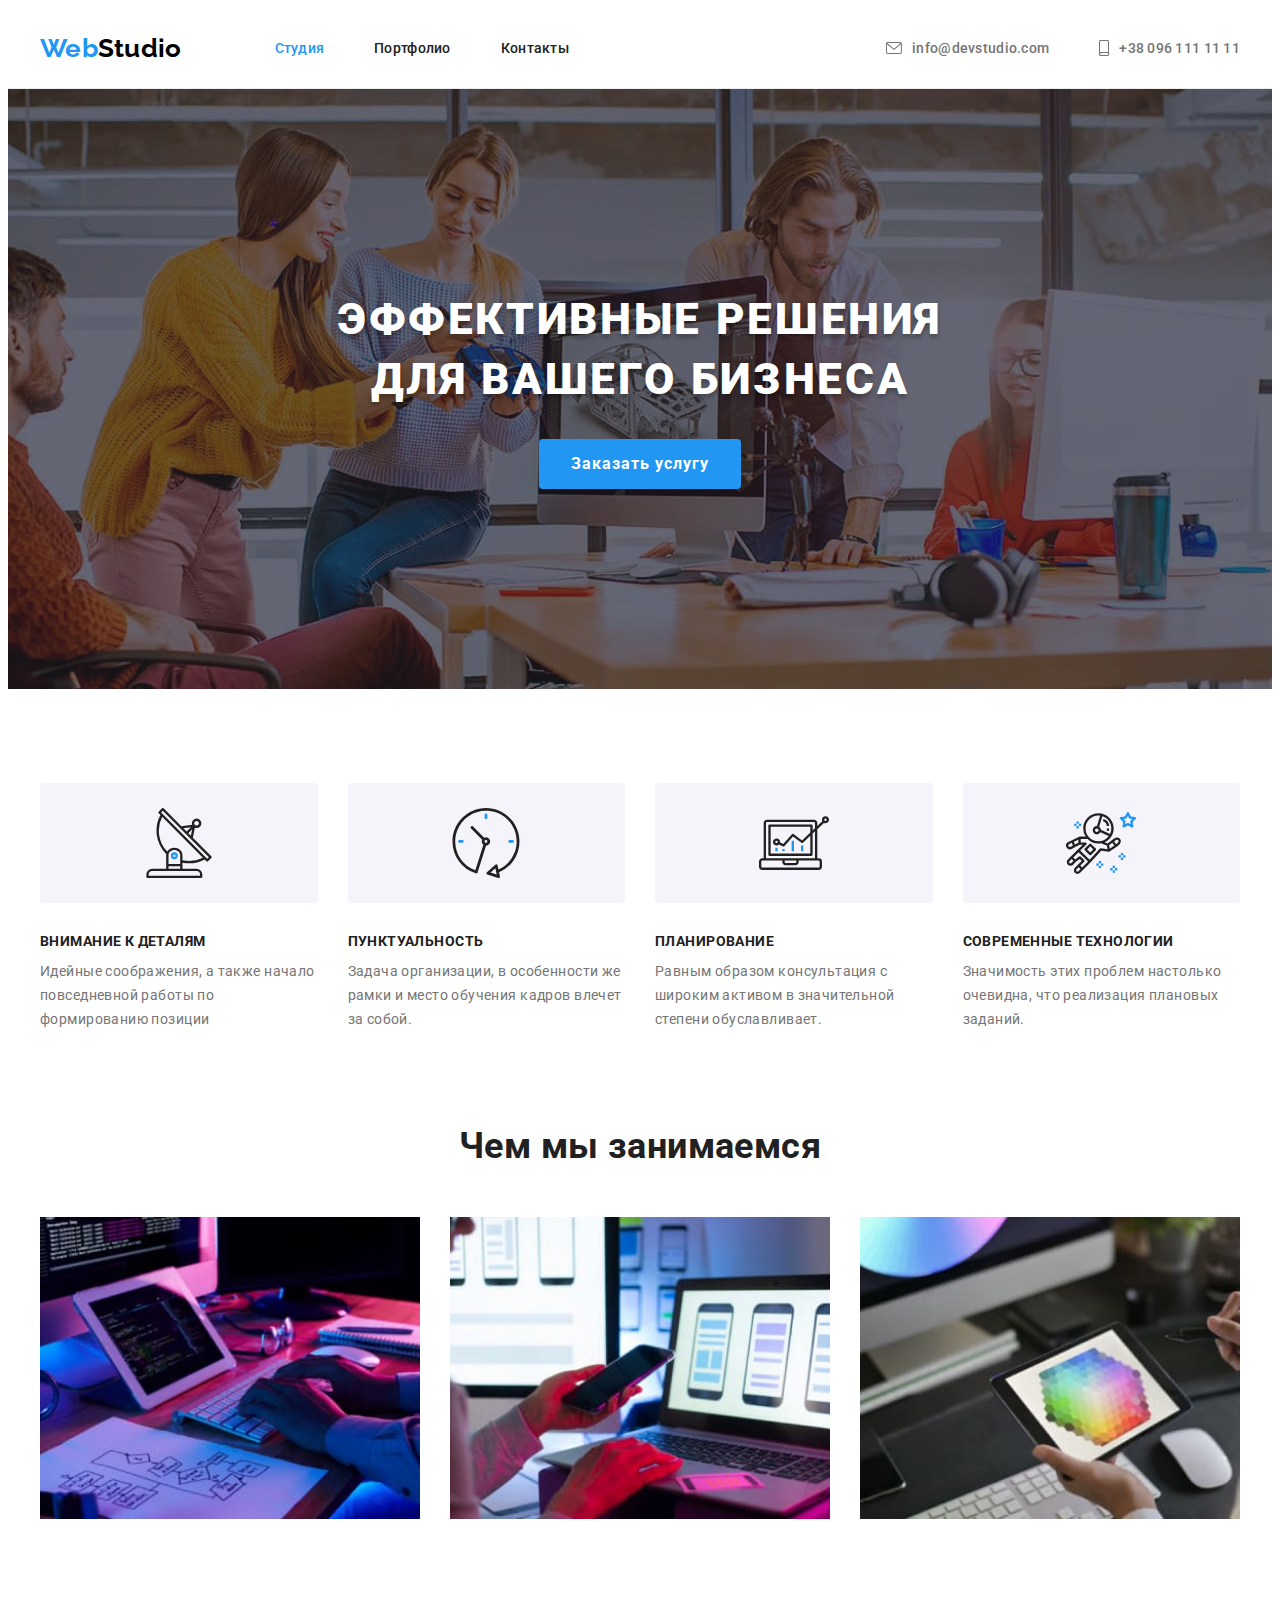
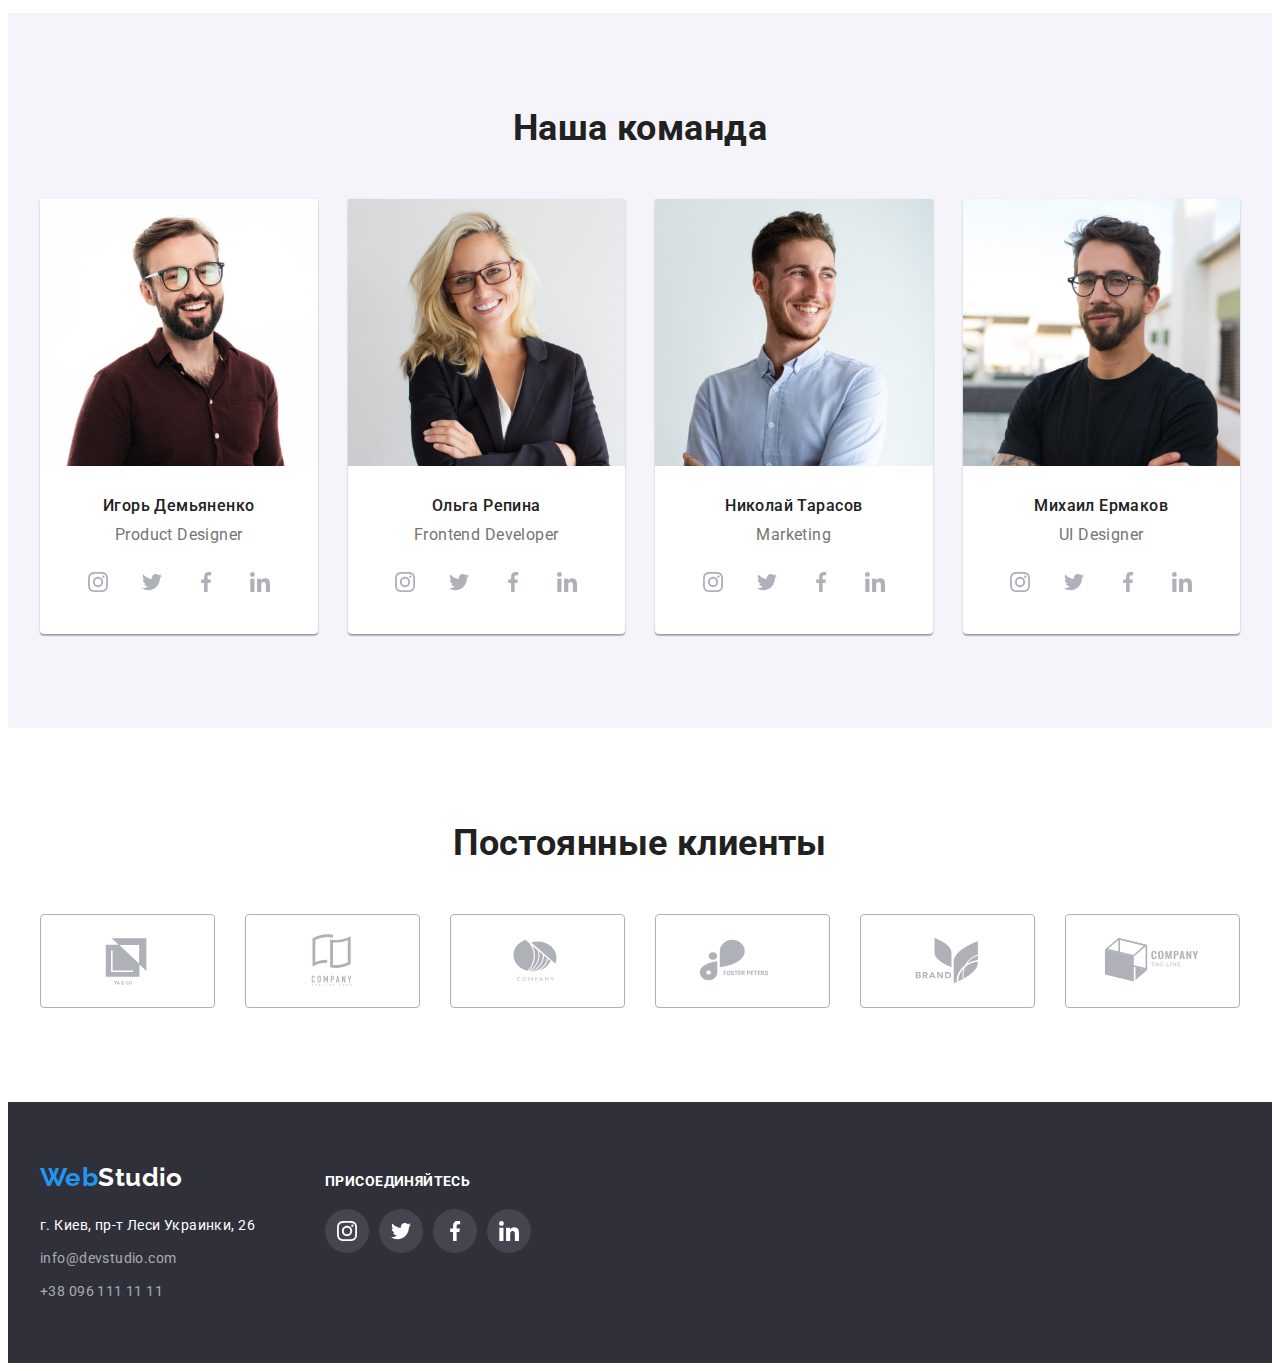
<file: index.html>
<!DOCTYPE html>
<html lang="ru">
  <head>
    <meta charset="UTF-8" />
    <meta http-equiv="X-UA-Compatible" content="IE=edge" />
    <meta name="viewport" content="width=device-width, initial-scale=1.0" />
    <title>Студія</title>

    <!-- fonts start -->

    <link rel="preconnect" href="https://fonts.googleapis.com" />
    <link rel="preconnect" href="https://fonts.gstatic.com" crossorigin />
    <link
      href="https://fonts.googleapis.com/css2?family=Raleway:wght@700&family=Roboto:wght@400;500;700;900&display=swap"
      rel="stylesheet"
    />

    <!-- fonts end -->

    <!-- normalize start -->

    <link
      rel="stylesheet"
      href="https://cdnjs.cloudflare.com/ajax/libs/modern-normalize/1.1.0/modern-normalize.min.css"
      integrity="sha512-wpPYUAdjBVSE4KJnH1VR1HeZfpl1ub8YT/NKx4PuQ5NmX2tKuGu6U/JRp5y+Y8XG2tV+wKQpNHVUX03MfMFn9Q=="
      crossorigin="anonymous"
      referrerpolicy="no-referrer"
    />

    <!-- normalize end -->

    <link rel="stylesheet" href="./css/styles.css" />
  </head>

  <body>
    <!-- Header section -->
    <header class="header">
      <div class="container header-container">
        <a class="logo link" href=""
          >Web<span class="logo-header">Studio</span></a
        >
        <nav class="nav-header">
          <ul class="header-list list">
            <li>
              <a class="current link header-link" href="">Студия</a>
            </li>
            <li>
              <a class="link header-link" href="portfolio.html">Портфолио</a>
            </li>
            <li>
              <a class="link header-link" href="">Контакты</a>
            </li>
          </ul>
        </nav>

        <ul class="header-contact-list list">
          <li class="header-contact-item">
            <a
              class="link header-link header-contact-icon"
              href="mailto:info@devstudio.com"
              aria-label="електронна пошта"
            >
              <svg class="header-icon" width="16" height="12">
                <use href="./images/icons.svg#email"></use>
              </svg>
              info@devstudio.com</a
            >
          </li>
          <li class="header-contact-item">
            <a
              class="link header-link header-contact-icon"
              href="tel:++380961111111"
              aria-label="номер телефону"
            >
              <svg class="header-icon" width="10" height="16">
                <use href="./images/icons.svg#smartphone"></use></svg
              >+38 096 111 11 11</a
            >
          </li>
        </ul>
      </div>
    </header>
    <!-- Main section -->
    <main>
      <!-- Hero section -->
      <section class="hero">
        <h1 class="hero-title">Эффективные решения для вашего бизнеса</h1>
        <button class="hero-btn" type="button">Заказать услугу</button>
      </section>
      <!-- Advantage section -->
      <section class="section">
        <div class="container">
          <h2 class="visually-hidden">Наши преимущества</h2>

          <ul class="advantage-list list card-set">
            <li class="advantage-item card-item">
              <div class="advantage-icon">
                <svg width="70" height="70">
                  <use href="./images/icons.svg#antenna"></use>
                </svg>
              </div>
              <h3 class="advantage-title">Внимание к деталям</h3>
              <p class="advantage-desc">
                Идейные соображения, а также начало повседневной работы по
                формированию позиции
              </p>
            </li>
            <li class="advantage-item card-item">
              <div class="advantage-icon">
                <svg width="70" height="70">
                  <use href="./images/icons.svg#clock"></use>
                </svg>
              </div>
              <h3 class="advantage-title">Пунктуальность</h3>
              <p class="advantage-desc">
                Задача организации, в особенности же рамки и место обучения
                кадров влечет за собой.
              </p>
            </li>
            <li class="advantage-item card-item">
              <div class="advantage-icon">
                <svg width="70" height="70">
                  <use href="./images/icons.svg#diagram"></use>
                </svg>
              </div>
              <h3 class="advantage-title">Планирование</h3>
              <p class="advantage-desc">
                Равным образом консультация с широким активом в значительной
                степени обуславливает.
              </p>
            </li>
            <li class="advantage-item card-item">
              <div class="advantage-icon">
                <svg width="70" height="70">
                  <use href="./images/icons.svg#astronaut"></use>
                </svg>
              </div>
              <h3 class="advantage-title">Современные технологии</h3>
              <p class="advantage-desc">
                Значимость этих проблем настолько очевидна, что реализация
                плановых заданий.
              </p>
            </li>
          </ul>
        </div>
      </section>
      <!-- Service section -->
      <section class="section section-pt-none">
        <div class="container">
          <h2 class="section-title">Чем мы занимаемся</h2>
          <ul class="servise-list list card-set">
            <li class="serv-item card-item">
              <img
                class="serv-img"
                src="./images/service/img-1.jpg"
                alt="Разработка сайта"
                width="370"
                height="294"
              />
            </li>
            <li class="serv-item card-item">
              <img
                class="serv-img"
                src="./images/service/img-2.jpg"
                alt="Разработка мобильного приложения"
                width="370"
                height="294"
              />
            </li>
            <li class="serv-item card-item">
              <img
                class="serv-img"
                src="./images/service/img-3.jpg"
                alt="Разработка дизайна"
                width="370"
                height="294"
              />
            </li>
          </ul>
        </div>
      </section>
      <!-- Team section -->
      <section class="section team">
        <div class="container">
          <h2 class="section-title">Наша команда</h2>
          <ul class="team-list list card-set">
            <li class="team-item card-item">
              <img
                class="team-img"
                src="./images/team/img1-ihor-demіanenko.jpg"
                alt="Игорь Демьяненко"
                width="270"
                height="260"
              />
              <div class="team-desc">
                <h3 class="team-person">Игорь Демьяненко</h3>
                <p class="team-position" lang="en">Product Designer</p>
                <ul class="social-list list">
                  <li class="social-item">
                    <a
                      class="link social-link team-social-link"
                      href=""
                      target="_blank"
                      rel="noopener noreferrer"
                      aria-label="иконка Instagram"
                    >
                      <svg class="social-icon" width="20" height="20">
                        <use href="./images/icons.svg#instagram"></use>
                      </svg>
                    </a>
                  </li>
                  <li class="social-item">
                    <a
                      class="link social-link team-social-link"
                      href=""
                      target="_blank"
                      rel="noopener noreferrer"
                      aria-label="иконка Twitter"
                    >
                      <svg class="social-icon" width="20" height="20">
                        <use href="./images/icons.svg#twitter"></use>
                      </svg>
                    </a>
                  </li>
                  <li class="social-item">
                    <a
                      class="link social-link team-social-link"
                      href=""
                      target="_blank"
                      rel="noopener noreferrer"
                      aria-label="иконка Facebook"
                    >
                      <svg class="social-icon" width="20" height="20">
                        <use href="./images/icons.svg#facebook"></use>
                      </svg>
                    </a>
                  </li>
                  <li class="social-item">
                    <a
                      class="link social-link team-social-link"
                      href=""
                      target="_blank"
                      rel="noopener noreferrer"
                      aria-label="иконка Linkedin"
                    >
                      <svg class="social-icon" width="20" height="20">
                        <use href="./images/icons.svg#linkedin"></use>
                      </svg>
                    </a>
                  </li>
                </ul>
              </div>
            </li>
            <li class="team-item card-item">
              <img
                class="team-img"
                src="./images/team/img2-olga-repina.jpg"
                alt="Ольга Репина"
                width="270"
                height="260"
              />
              <div class="team-desc">
                <h3 class="team-person">Ольга Репина</h3>
                <p class="team-position" lang="en">Frontend Developer</p>
                <ul class="social-list list">
                  <li class="social-item">
                    <a
                      class="link social-link team-social-link"
                      href=""
                      target="_blank"
                      rel="noopener noreferrer"
                      aria-label="иконка Instagram"
                    >
                      <svg class="social-icon" width="20" height="20">
                        <use href="./images/icons.svg#instagram"></use>
                      </svg>
                    </a>
                  </li>
                  <li class="social-item">
                    <a
                      class="link social-link team-social-link"
                      href=""
                      target="_blank"
                      rel="noopener noreferrer"
                      aria-label="иконка Twitter"
                    >
                      <svg class="social-icon" width="20" height="20">
                        <use href="./images/icons.svg#twitter"></use>
                      </svg>
                    </a>
                  </li>
                  <li class="social-item">
                    <a
                      class="link social-link team-social-link"
                      href=""
                      target="_blank"
                      rel="noopener noreferrer"
                      aria-label="иконка Facebook"
                    >
                      <svg class="social-icon" width="20" height="20">
                        <use href="./images/icons.svg#facebook"></use>
                      </svg>
                    </a>
                  </li>
                  <li class="social-item">
                    <a
                      class="link social-link team-social-link"
                      href=""
                      target="_blank"
                      rel="noopener noreferrer"
                      aria-label="иконка Linkedin"
                    >
                      <svg class="social-icon" width="20" height="20">
                        <use href="./images/icons.svg#linkedin"></use>
                      </svg>
                    </a>
                  </li>
                </ul>
              </div>
            </li>
            <li class="team-item card-item">
              <img
                class="team-img"
                src="./images/team/img3-nilkolai-tarasov.jpg"
                alt="Николай Тарасов"
                width="270"
                height="260"
              />
              <div class="team-desc">
                <h3 class="team-person">Николай Тарасов</h3>
                <p class="team-position" lang="en">Marketing</p>
                <ul class="social-list list">
                  <li class="social-item">
                    <a
                      class="link social-link team-social-link"
                      href=""
                      target="_blank"
                      rel="noopener noreferrer"
                      aria-label="иконка Instagram"
                    >
                      <svg class="social-icon" width="20" height="20">
                        <use href="./images/icons.svg#instagram"></use>
                      </svg>
                    </a>
                  </li>
                  <li class="social-item">
                    <a
                      class="link social-link team-social-link"
                      href=""
                      target="_blank"
                      rel="noopener noreferrer"
                      aria-label="иконка Twitter"
                    >
                      <svg class="social-icon" width="20" height="20">
                        <use href="./images/icons.svg#twitter"></use>
                      </svg>
                    </a>
                  </li>
                  <li class="social-item">
                    <a
                      class="link social-link team-social-link"
                      href=""
                      target="_blank"
                      rel="noopener noreferrer"
                      aria-label="иконка Facebook"
                    >
                      <svg class="social-icon" width="20" height="20">
                        <use href="./images/icons.svg#facebook"></use>
                      </svg>
                    </a>
                  </li>
                  <li class="social-item">
                    <a
                      class="link social-link team-social-link"
                      href=""
                      target="_blank"
                      rel="noopener noreferrer"
                      aria-label="иконка Linkedin"
                    >
                      <svg class="social-icon" width="20" height="20">
                        <use href="./images/icons.svg#linkedin"></use>
                      </svg>
                    </a>
                  </li>
                </ul>
              </div>
            </li>
            <li class="team-item card-item">
              <img
                class="team-img"
                src="./images/team/img4-mikhail-ermakov.jpg"
                alt="Михаил Ермаков"
                width="270"
                height="260"
              />
              <div class="team-desc">
                <h3 class="team-person">Михаил Ермаков</h3>
                <p class="team-position" lang="en">UI Designer</p>
                <ul class="social-list list">
                  <li class="social-item">
                    <a
                      class="link social-link team-social-link"
                      href=""
                      target="_blank"
                      rel="noopener noreferrer"
                      aria-label="иконка Instagram"
                    >
                      <svg class="social-icon" width="20" height="20">
                        <use href="./images/icons.svg#instagram"></use>
                      </svg>
                    </a>
                  </li>
                  <li class="social-item">
                    <a
                      class="link social-link team-social-link"
                      href=""
                      target="_blank"
                      rel="noopener noreferrer"
                      aria-label="иконка Twitter"
                    >
                      <svg class="social-icon" width="20" height="20">
                        <use href="./images/icons.svg#twitter"></use>
                      </svg>
                    </a>
                  </li>
                  <li class="social-item">
                    <a
                      class="link social-link team-social-link"
                      href=""
                      target="_blank"
                      rel="noopener noreferrer"
                      aria-label="иконка Facebook"
                    >
                      <svg class="social-icon" width="20" height="20">
                        <use href="./images/icons.svg#facebook"></use>
                      </svg>
                    </a>
                  </li>
                  <li class="social-item">
                    <a
                      class="link social-link team-social-link"
                      href=""
                      target="_blank"
                      rel="noopener noreferrer"
                      aria-label="иконка Linkedin"
                    >
                      <svg class="social-icon" width="20" height="20">
                        <use href="./images/icons.svg#linkedin"></use>
                      </svg>
                    </a>
                  </li>
                </ul>
              </div>
            </li>
          </ul>
        </div>
      </section>
      <!-- Clients section -->
      <section class="section clients">
        <div class="container">
          <h2 class="section-title">Постоянные клиенты</h2>
          
            <ul class="list clients-list card-set">
              <li class="card-item client-item">
                <a
                  class="link client-link"
                  href=""
                  target="_blank"
                  rel="noopener noreferrer"
                  aria-label="Логотип Компании"
                >
                  <svg class="client-icon" width="106" height="60">
                    <use href="./images/icons.svg#Logo-1"></use>
                  </svg>
                </a>
              </li>
              <li class="card-item client-item">
                <a
                  class="link client-link"
                  href=""
                  target="_blank"
                  rel="noopener noreferrer"
                  aria-label="Логотип Компании"
                >
                  <svg class="client-icon" width="106" height="60">
                    <use href="./images/icons.svg#Logo-2"></use>
                  </svg>
                </a>
              </li>
              <li class="card-item client-item">
                <a
                  class="link client-link"
                  href=""
                  target="_blank"
                  rel="noopener noreferrer"
                  aria-label="Логотип Компании"
                >
                  <svg class="client-icon" width="106" height="60">
                    <use href="./images/icons.svg#Logo-3"></use>
                  </svg>
                </a>
              </li>
              <li class="card-item client-item">
                <a
                  class="link client-link"
                  href=""
                  target="_blank"
                  rel="noopener noreferrer"
                  aria-label="Логотип Компании"
                >
                  <svg class="client-icon" width="106" height="60">
                    <use href="./images/icons.svg#Logo-4"></use>
                  </svg>
                </a>
              </li>

              <li class="card-item client-item">
                <a
                  class="link client-link"
                  href=""
                  target="_blank"
                  rel="noopener noreferrer"
                  aria-label="Логотип Компании"
                >
                  <svg class="client-icon" width="106" height="60">
                    <use href="./images/icons.svg#Logo-5"></use>
                  </svg>
                </a>
              </li>
              <li class="card-item client-item">
                <a
                  class="link client-link"
                  href=""
                  target="_blank"
                  rel="noopener noreferrer"
                  aria-label="Логотип Компании"
                >
                  <svg class="client-icon" width="106" height="60">
                    <use href="./images/icons.svg#Logo-6"></use>
                  </svg>
                </a>
              </li>
            </ul>
          
        </div>
      </section>
    </main>
    <!-- Footer section -->
    <footer class="footer">
      <div class="container footer-info">
        <div>
          <a class="logo link" href=""
            >Web<span class="logo-footer">Studio</span></a
          >
          <address class="footer-address">
            <ul class="footer-list list">
              <li class="footer-item">
                <a
                  class="link"
                  href="https://goo.gl/maps/yXEjWvyn9w8dMvCx5"
                  target="_blank"
                  rel="noopener noreferrer"
                  >г. Киев, пр-т Леси Украинки, 26</a
                >
              </li>
              <li class="footer-item">
                <a class="footer-contact link" href="mailto:info@devstudio.com"
                  >info@devstudio.com</a
                >
              </li>
              <li class="footer-item">
                <a class="footer-contact link" href="tel:++380961111111"
                  >+38 096 111 11 11</a
                >
              </li>
            </ul>
          </address>
        </div>
        <div class="footer-social">
          <p class="footer-social-slogan">присоединяйтесь</p>
          <ul class="social-list list">
            <li class="social-item">
              <a
                class="link social-link"
                href=""
                target="_blank"
                rel="noopener noreferrer"
                aria-label="иконка Instagram"
              >
                <svg class="social-icon" width="20" height="20">
                  <use href="./images/icons.svg#instagram"></use>
                </svg>
              </a>
            </li>
            <li class="social-item">
              <a
                class="link social-link"
                href=""
                target="_blank"
                rel="noopener noreferrer"
                aria-label="иконка Twitter"
              >
                <svg class="social-icon" width="20" height="20">
                  <use href="./images/icons.svg#twitter"></use>
                </svg>
              </a>
            </li>
            <li class="social-item">
              <a
                class="link social-link"
                href=""
                target="_blank"
                rel="noopener noreferrer"
                aria-label="иконка Facebook"
              >
                <svg class="social-icon" width="20" height="20">
                  <use href="./images/icons.svg#facebook"></use>
                </svg>
              </a>
            </li>
            <li class="social-item">
              <a
                class="link social-link"
                href=""
                target="_blank"
                rel="noopener noreferrer"
                aria-label="иконка Linkedin"
              >
                <svg class="social-icon" width="20" height="20">
                  <use href="./images/icons.svg#linkedin"></use>
                </svg>
              </a>
            </li>
          </ul>
        </div>
      </div>
    </footer>
  </body>
</html>
</file>
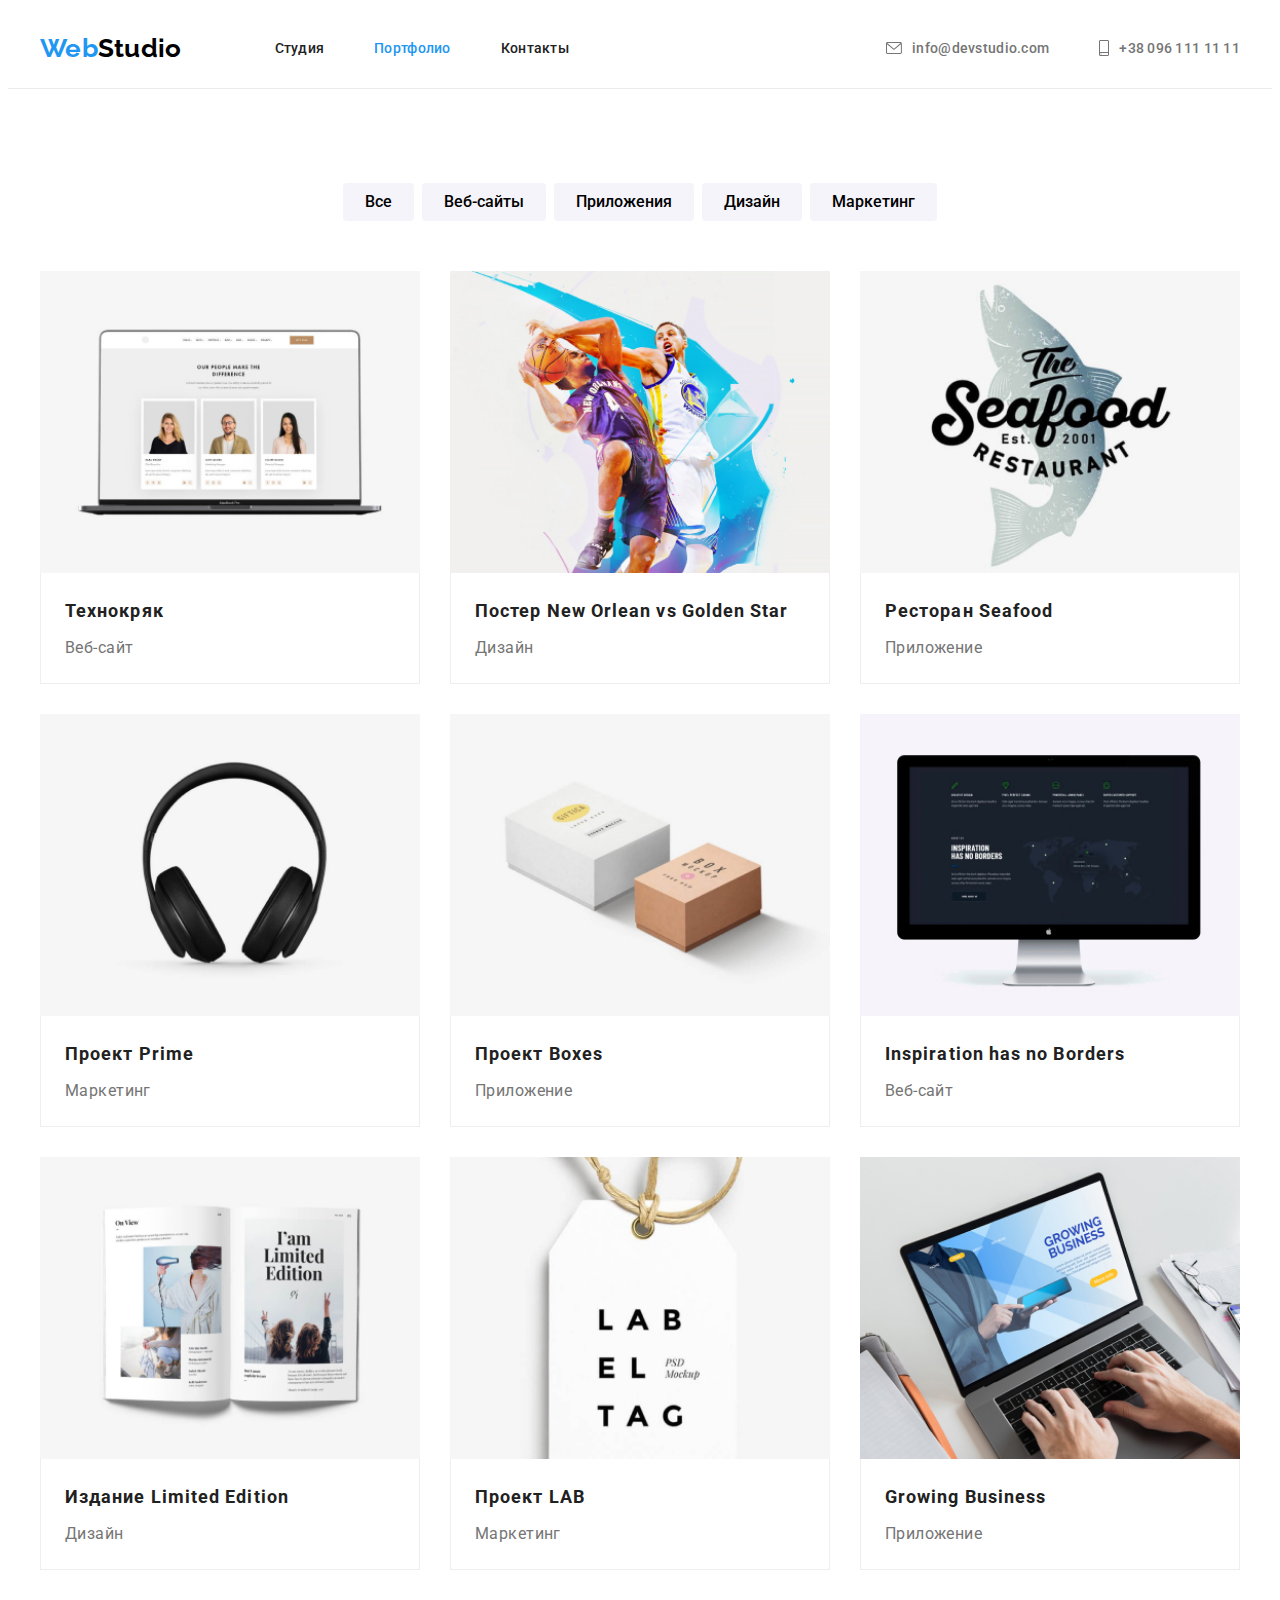
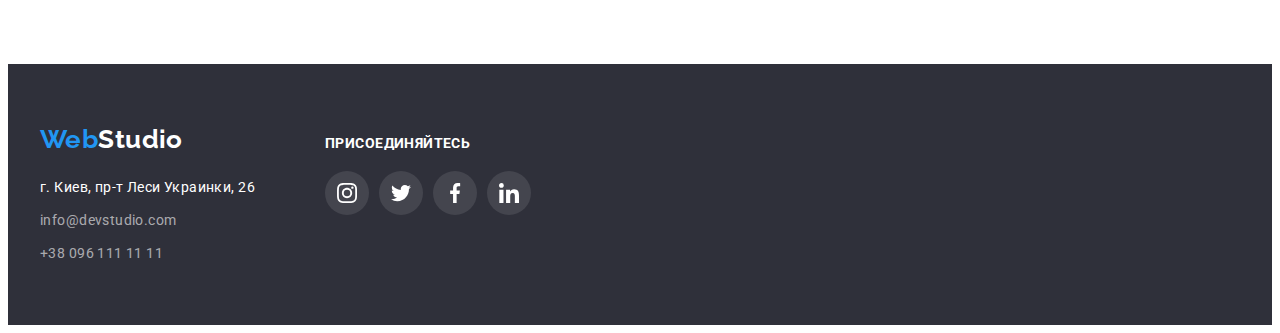
<file: portfolio.html>
<!DOCTYPE html>
<html lang="ru">
  <head>
    <meta charset="UTF-8" />
    <meta http-equiv="X-UA-Compatible" content="IE=edge" />
    <meta name="viewport" content="width=device-width, initial-scale=1.0" />
    <title>Портфоліо</title>

    <!-- fonts start -->
    <link rel="preconnect" href="https://fonts.googleapis.com" />
    <link rel="preconnect" href="https://fonts.gstatic.com" crossorigin />
    <link
      href="https://fonts.googleapis.com/css2?family=Raleway:wght@700&family=Roboto:wght@400;500;700;900&display=swap"
      rel="stylesheet"
    />
    <!-- fonts end -->

    <!-- normalize start -->
    <link
      rel="stylesheet"
      href="https://cdnjs.cloudflare.com/ajax/libs/modern-normalize/1.1.0/modern-normalize.min.css"
      integrity="sha512-wpPYUAdjBVSE4KJnH1VR1HeZfpl1ub8YT/NKx4PuQ5NmX2tKuGu6U/JRp5y+Y8XG2tV+wKQpNHVUX03MfMFn9Q=="
      crossorigin="anonymous"
      referrerpolicy="no-referrer"
    />

    <!-- normalize end -->

    <link rel="stylesheet" href="./css/styles.css" />
  </head>
  <body>
    <!-- Header section -->
    <header class="header">
      <div class="container header-container">
        <a class="logo link" href=""
          >Web<span class="logo-header">Studio</span></a
        >
        <nav class="nav-header">
          <ul class="header-list list">
            <li>
              <a class="link header-link" href="index.html">Студия</a>
            </li>
            <li>
              <a class="current link header-link" href="">Портфолио</a>
            </li>
            <li>
              <a class="link header-link" href="">Контакты</a>
            </li>
          </ul>
        </nav>
        <ul class="header-contact-list list">
          <li class="header-contact-item">
            <a
              class="link header-link header-contact-icon"
              href="mailto:info@devstudio.com"
              aria-label="електронна пошта"
            >
              <svg class="header-icon" width="16" height="12">
                <use href="./images/icons.svg#email"></use>
              </svg>
              info@devstudio.com</a
            >
          </li>
          <li class="header-contact-item">
            <a
              class="link header-link header-contact-icon"
              href="tel:++380961111111"
              aria-label="номер телефону"
            >
              <svg class="header-icon" width="10" height="16">
                <use href="./images/icons.svg#smartphone"></use></svg
              >+38 096 111 11 11</a
            >
          </li>
        </ul>
      </div>
    </header>
    <!-- Portfolio section -->
    <main>
      <section class="section">
        <div class="container">
          <h1 class="visually-hidden">Наші роботи</h1>
          <ul class="list btn-list">
            <li><button class="btn-filter" type="button">Все</button></li>
            <li><button class="btn-filter" type="button">Веб-сайты</button></li>
            <li>
              <button class="btn-filter" type="button">Приложения</button>
            </li>
            <li><button class="btn-filter" type="button">Дизайн</button></li>
            <li><button class="btn-filter" type="button">Маркетинг</button></li>
          </ul>
          <ul class="list project-list card-set">
            <li class="project-item card-item">
              <a class="link project-link" href="">
                <img
                  src="./images/project/img-1.jpg"
                  alt="Веб-сайт Технокряк"
                  width="370"
                  height="294"
                />
                <div class="project-div">
                  <h2 class="project-name">Технокряк</h2>
                  <p class="project-desc">Веб-сайт</p>
                </div>
              </a>
            </li>
            <li class="project-item card-item">
              <a class="link project-link" href="">
                <img
                  src="./images/project/img-2.jpg"
                  alt="Постер Игра в баскетбол"
                  width="370"
                  height="294"
                />
                <div class="project-div">
                  <h2 class="project-name">
                    Постер <span lang="en">New Orlean vs Golden Star</span>
                  </h2>
                  <p class="project-desc">Дизайн</p>
                </div>
              </a>
            </li>
            <li class="project-item card-item">
              <a class="link project-link" href="">
                <img
                  src="./images/project/img-3.jpg"
                  alt="Приложение для рыбного ресторана"
                  width="370"
                  height="294"
                />
                <div class="project-div">
                  <h2 class="project-name">
                    Ресторан <span lang="en">Seafood</span>
                  </h2>
                  <p class="project-desc">Приложение</p>
                </div>
              </a>
            </li>
            <li class="project-item card-item">
              <a class="link project-link" href="">
                <img
                  src="./images/project/img-4.jpg"
                  alt="Маркетинг магазина электроники"
                  width="370"
                  height="294"
                />
                <div class="project-div">
                  <h2 class="project-name">
                    Проект <span lang="en">Prime</span>
                  </h2>
                  <p class="project-desc">Маркетинг</p>
                </div>
              </a>
            </li>
            <li class="project-item card-item">
              <a class="link project-link" href="">
                <img
                  src="./images/project/img-5.jpg"
                  alt="Приложение Коробочки"
                  width="370"
                  height="294"
                />
                <div class="project-div">
                  <h2 class="project-name">
                    Проект <span lang="en">Boxes</span>
                  </h2>
                  <p class="project-desc">Приложение</p>
                </div>
              </a>
            </li>
            <li class="project-item card-item">
              <a class="link project-link" href="">
                <img
                  src="./images/project/img-6.jpg"
                  alt="Веб-сайт Вдохновение без границ"
                  width="370"
                  height="294"
                />
                <div class="project-div">
                  <h2 class="project-name" lang="en">
                    Inspiration has no Borders
                  </h2>
                  <p class="project-desc">Веб-сайт</p>
                </div>
              </a>
            </li>
            <li class="project-item card-item">
              <a class="link project-link" href="">
                <img
                  src="./images/project/img-7.jpg"
                  alt="Дизайн журнала"
                  width="370"
                  height="294"
                />
                <div class="project-div">
                  <h2 class="project-name">
                    Издание <span lang="en">Limited Edition</span>
                  </h2>
                  <p class="project-desc">Дизайн</p>
                </div>
              </a>
            </li>
            <li class="project-item card-item">
              <a class="link project-link" href="">
                <img
                  src="./images/project/img-8.jpg"
                  alt="Маркетинг проекта"
                  width="370"
                  height="294"
                />
                <div class="project-div">
                  <h2 class="project-name">
                    Проект <span lang="en">LAB</span>
                  </h2>
                  <p class="project-desc">Маркетинг</p>
                </div>
              </a>
            </li>
            <li class="project-item card-item">
              <a class="link project-link" href="">
                <img
                  src="./images/project/img-9.jpg"
                  alt="Приложение для развития бизнеса"
                  width="370"
                  height="294"
                />
                <div class="project-div">
                  <h2 class="project-name" lang="en">Growing Business</h2>
                  <p class="project-desc">Приложение</p>
                </div>
              </a>
            </li>
          </ul>
        </div>
      </section>
    </main>

    <!-- Footer section -->
    <footer class="footer">
      <div class="container footer-info">
        <div>
          <a class="logo link" href=""
            >Web<span class="logo-footer">Studio</span></a
          >
          <address class="footer-address">
            <ul class="footer-list list">
              <li class="footer-item">
                <a
                  class="link"
                  href="https://goo.gl/maps/yXEjWvyn9w8dMvCx5"
                  target="_blank"
                  rel="noopener noreferrer"
                  >г. Киев, пр-т Леси Украинки, 26</a
                >
              </li>
              <li class="footer-item">
                <a class="footer-contact link" href="mailto:info@devstudio.com"
                  >info@devstudio.com</a
                >
              </li>
              <li class="footer-item">
                <a class="footer-contact link" href="tel:++380961111111"
                  >+38 096 111 11 11</a
                >
              </li>
            </ul>
          </address>
        </div>
        <div class="footer-social">
          <p class="footer-social-slogan">присоединяйтесь</p>
          <ul class="social-list list">
            <li class="social-item">
              <a
                class="link social-link"
                href=""
                target="_blank"
                rel="noopener noreferrer"
                aria-label="иконка Instagram"
              >
                <svg class="social-icon" width="20" height="20">
                  <use href="./images/icons.svg#instagram"></use>
                </svg>
              </a>
            </li>
            <li class="social-item">
              <a
                class="link social-link"
                href=""
                target="_blank"
                rel="noopener noreferrer"
                aria-label="иконка Twitter"
              >
                <svg class="social-icon" width="20" height="20">
                  <use href="./images/icons.svg#twitter"></use>
                </svg>
              </a>
            </li>
            <li class="social-item">
              <a
                class="link social-link"
                href=""
                target="_blank"
                rel="noopener noreferrer"
                aria-label="иконка Facebook"
              >
                <svg class="social-icon" width="20" height="20">
                  <use href="./images/icons.svg#facebook"></use>
                </svg>
              </a>
            </li>
            <li class="social-item">
              <a
                class="link social-link"
                href=""
                target="_blank"
                rel="noopener noreferrer"
                aria-label="иконка Linkedin"
              >
                <svg class="social-icon" width="20" height="20">
                  <use href="./images/icons.svg#linkedin"></use>
                </svg>
              </a>
            </li>
          </ul>
        </div>
      </div>
    </footer>
  </body>
</html>
</file>
<file: css/styles.css>
:root {
  /* fonts*/
  --main-fonts: "Roboto", sans-serif;
  --logo-font: "Raleway", sans-serif;

  /* text-colors */
  --main-txt-cl: #757575;
  --title-txt-cl: #212121;
  --black-txt-cl: #000000;
  --footer-cont-cl: rgba(255, 255, 255, 0.6);
  --social-cl: #afb1b8;

  /* bg-colors */
  --dark-bg-cl: #2f303a;
  --light-bg-cl: #f5f4fa;
  --accent-bg-btn-cl: #188ce8;
  --overlay-header-cl: rgba(47, 48, 58, 0.4);
  --social-footer-bg: rgba(255, 255, 255, 0.1);

  /* shadow-colors */

  --shadow-hero-title: 0px 4px 4px rgba(0, 0, 0, 0.25);
  --shadow-hero-btn: 0px 4px 4px rgba(0, 0, 0, 0.15);
  --shadow-team: 0px 1px 3px rgba(0, 0, 0, 0.12),
    0px 1px 1px rgba(0, 0, 0, 0.14), 0px 2px 1px rgba(0, 0, 0, 0.2);
  --shadow--btn-filter: 0px 3px 1px rgba(0, 0, 0, 0.1),
    0px 1px 2px rgba(0, 0, 0, 0.08), 0px 2px 2px rgba(0, 0, 0, 0.12);
  --shadow-project: 0px 1px 1px rgba(0, 0, 0, 0.12),
    0px 4px 4px rgba(0, 0, 0, 0.06), 1px 4px 6px rgba(0, 0, 0, 0.16);

  /* others-colors */
  --accent-cl: #2196f3;
  --white-cl: #ffffff;
  --border-header-cl: #ececec;
  --border-project-cl: #eeeeee;
  --clients-cl: #afb1b8;

  /* flex-grid */
  --card-gap: 30px;
  --card-item: 3;

  /* border-radius */
  --br-standart: 4px;
  --br-team: 0px 0px 4px 4px;
  --br-circle: 50%;
}

body {
  font-family: var(--main-fonts);
  color: var(--main-txt-cl);
  font-size: 14px;
  line-height: calc(24 / 14);
  letter-spacing: 0.03em;
}

/* reset styles */
.link {
  text-decoration: none;
  color: currentColor;
}
.list {
  list-style: none;
  padding: 0;
  margin: 0;
}

h1,
h2,
h3,
h4,
h5,
h6,
p {
  margin: 0;
}

img {
  display: block;
  min-width: 100%;
  height: auto;
}

/* base styles */
.container {
  width: 1200px;
  padding-left: 15px;
  padding-right: 15px;
  margin-left: auto;
  margin-right: auto;
}
.section {
  padding-top: 94px;
  padding-bottom: 94px;
}

.section-title {
  margin-bottom: 50px;

  font-size: 36px;
  line-height: calc(42 / 36);
  text-align: center;

  color: var(--title-txt-cl);
}

.visually-hidden {
  position: absolute;
  width: 1px;
  height: 1px;
  margin: -1px;
  border: 0;
  padding: 0;

  white-space: nowrap;
  clip-path: inset(100%);
  clip: rect(0 0 0 0);
  overflow: hidden;
}

.card-set {
  display: flex;
  flex-wrap: wrap;
  gap: var(--card-gap);
}

.card-item {
  flex-basis: calc(
    (100% - (var(--card-item) - 1) * var(--card-gap)) / var(--card-item)
  );
}

/* logo slyles */

.logo {
  font-family: var(--logo-font);
  font-weight: 700;
  font-size: 26px;
  line-height: calc(31 / 26);

  color: var(--accent-cl);
}

.logo-header {
  color: var(--black-txt-cl);
}

.logo-footer {
  color: var(--white-cl);
}

/* header section */

.header {
  font-weight: 500;
  line-height: calc(16 / 14);
  letter-spacing: 0.02em;

  border-bottom: 1px solid var(--border-header-cl);
}

.header-container {
  display: flex;
  align-items: center;
  column-gap: 93px;
}

.header-list {
  display: flex;
  gap: 50px;

  color: var(--title-txt-cl);
}

.current {
  color: var(--accent-cl);
}

.header-contact-list {
  display: flex;
  gap: 50px;
  margin-left: auto;
}

.header-link {
  display: inline-flex;
  align-items: center;
  padding-top: 32px;
  padding-bottom: 32px;
}

.header-link:hover,
.header-link:focus {
  color: var(--accent-cl);
}

.header-contact-icon {
  gap: 10px;
}

.header-icon {
  fill: currentColor;
}

/*  Hero section */

.hero {
  max-width: 1600px;
  padding-top: 200px;
  padding-bottom: 200px;
  margin: 0 auto;

  text-align: center;

  background-color: var(--dark-bg-cl);

  background-image: linear-gradient(
      to right,
      var(--overlay-header-cl),
      var(--overlay-header-cl)
    ),
    url(../images/hero/hero.jpg);
  background-repeat: no-repeat;
  background-position: center;
  background-size: cover;
}

.hero-title {
  max-width: 696px;
  margin-bottom: 30px;
  margin-right: auto;
  margin-left: auto;

  font-weight: 900;
  font-size: 44px;
  line-height: calc(60 / 44);
  letter-spacing: 0.06em;
  text-transform: uppercase;

  color: var(--white-cl);
  text-shadow: var(--shadow-hero-title);
}

.hero-btn {
  min-width: 200px;
  min-height: 50px;

  padding-top: 10px;
  padding-bottom: 10px;
  padding-right: 32px;
  padding-left: 32px;

  font-family: inherit;
  font-weight: 700;
  font-size: 16px;
  line-height: calc(30 / 16);
  letter-spacing: 0.06em;

  color: var(--white-cl);
  background: var(--accent-cl);
  box-shadow: var(--shadow-hero-btn);

  border-radius: var(--br-standart);
  border: none;
}

.hero-btn:hover,
.hero-btn:focus {
  background-color: var(--accent-bg-btn-cl);

  cursor: pointer;
}

/* Advantage section */

.advantage-item {
  --card-item: 4;
}

.advantage-item {
  display: block;
}

.advantage-icon {
  display: flex;
  align-items: center;
  justify-content: center;

  height: 120px;
  margin-bottom: 30px;

  background-color: var(--light-bg-cl);

  border-radius: var(--br-standart);
}

.advantage-title {
  margin-bottom: 10px;

  line-height: calc(16 / 14);
  text-transform: uppercase;
  font-size: 14px;

  color: var(--title-txt-cl);
}

/* Servise section */

.section-pt-none {
  padding-top: 0;
}

/* Team section */

.team {
  background-color: var(--light-bg-cl);
}

.team-list {
  --card-item: 4;
}

.team-item {
  background-color: var(--white-cl);
  box-shadow: var(--shadow-team);

  border-radius: var(--br-team);
}

.team-desc {
  padding: 30px;
}

.team-position,
.team-person {
  font-size: 16px;
  line-height: calc(19 / 16);
  text-align: center;
}

.team-person {
  margin-bottom: 10px;

  font-weight: 500;

  color: var(--title-txt-cl);
}

.team-position {
  margin-bottom: 16px;
}

/* Clients */

.clients-list {
  --card-item: 6;
}

.client-link {
  display: flex;
  justify-content: center;
  align-items: center;

  height: 92px;

  color: var(--clients-cl);
  border: 1px solid var(--clients-cl);
  border-radius: var(--br-standart);
}

.client-icon {
  fill: currentColor;
}

.client-link:hover,
.client-link:focus {
  border: 1px solid var(--accent-cl);
  color: var(--accent-cl);
}

/* Portfolio section */

.btn-list {
  display: flex;
  margin-bottom: 50px;
  justify-content: center;
  gap: 8px;
}

.btn-filter {
  padding-top: 6px;
  padding-bottom: 6px;
  padding-right: 22px;
  padding-left: 22px;

  font-family: inherit;
  background: var(--light-bg-cl);
  font-weight: 500;
  font-size: 16px;
  line-height: calc(26 / 16);
  text-align: center;

  border-radius: var(--br-standart);
  border: none;

  cursor: pointer;
}

.btn-filter:hover,
.btn-filter:focus {
  background-color: var(--accent-cl);
  color: var(--white-cl);
  box-shadow: var(--shadow--btn-filter);
}

.project-link {
  display: block;
}

.project-link:hover,
.project-link:focus {
  box-shadow: var(--shadow-project);
}

.project-div {
  padding-top: 20px;
  padding-bottom: 20px;
  padding-right: 24px;
  padding-left: 24px;

  border: 1px solid var(--border-project-cl);
  border-top: none;
}

.project-name {
  margin-bottom: 4px;

  font-size: 18px;
  line-height: calc(36 / 18);
  letter-spacing: 0.06em;

  color: var(--title-txt-cl);
}

.project-desc {
  font-size: 16px;
  line-height: calc(30 / 16);
}

/* footer section */

.footer {
  padding-top: 60px;
  padding-bottom: 60px;

  background-color: var(--dark-bg-cl);
  color: var(--white-cl);
}

.footer-info {
  display: flex;
  align-items: baseline;
  gap: 70px;
}

footer .logo {
  display: block;
  margin-bottom: 20px;
}

.footer-address {
  font-style: inherit;
}

.footer-address .link:hover,
.footer-address .link:focus {
  color: var(--accent-cl);
}

.footer-item:not(:last-child) {
  margin-bottom: 9px;
}

.footer-contact {
  color: var(--footer-cont-cl);
}

.footer-social-slogan {
  margin-bottom: 20px;

  line-height: calc(16 / 14);
  font-weight: 700;
  text-transform: uppercase;
}

/* social list */

.social-list {
  display: flex;
  justify-content: center;
  align-items: center;
  gap: 10px;
}

.social-link {
  display: flex;
  justify-content: center;
  align-items: center;

  width: 44px;
  height: 44px;
  border-radius: var(--br-circle);

  color: var(--social-cl);
}

.footer .social-link {
  background-color: var(--social-footer-bg);
  --social-cl: var(--white-cl);
}

.social-link:hover,
.social-link:focus {
  color: var(--white-cl);
  background-color: var(--accent-cl);
}

.social-icon {
  fill: currentColor;
}
</file>
